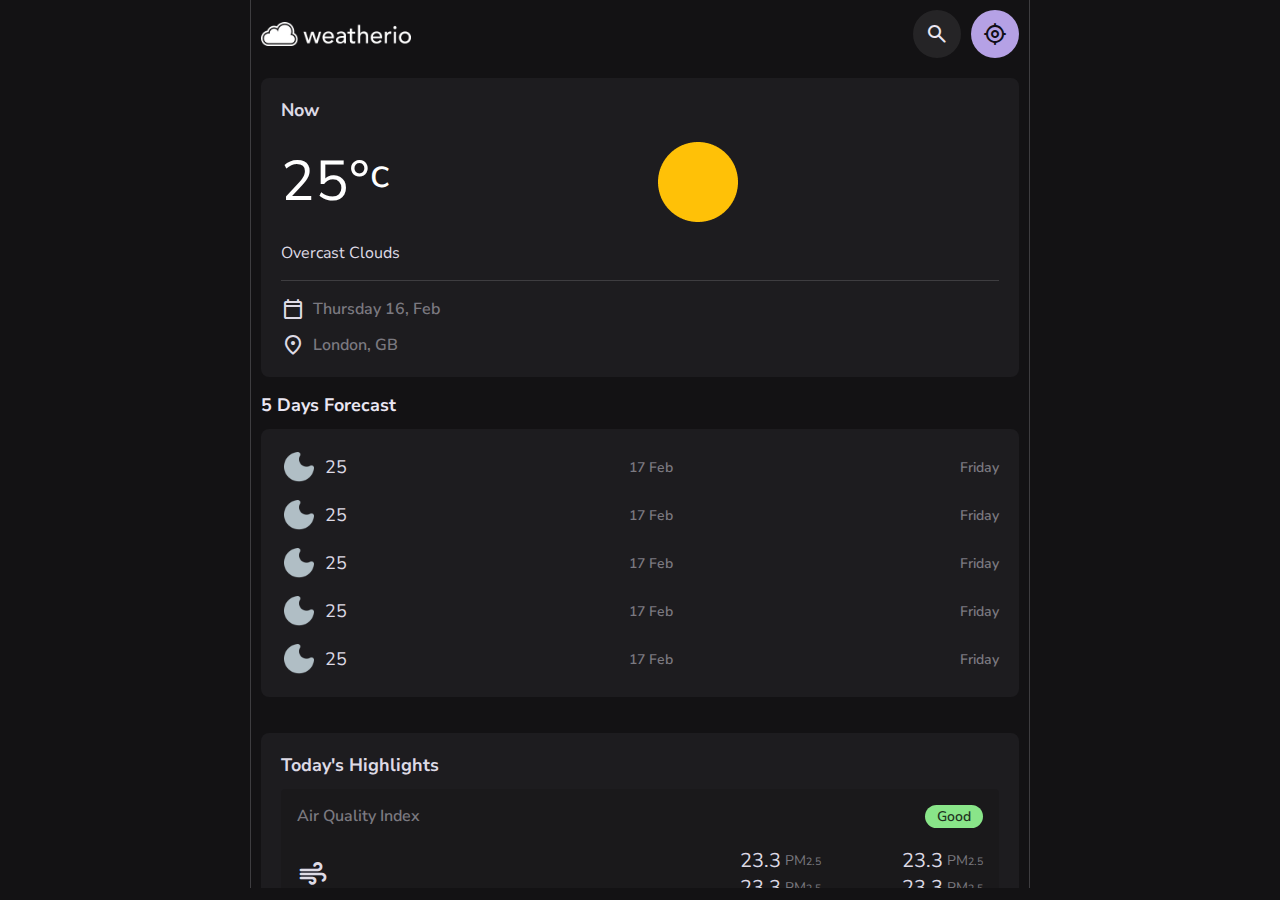
<file: index.html>
<!DOCTYPE html>
<html lang="en">
  <head>
    <meta charset="UTF-8" />
    <meta name="viewport" content="width=device-width, initial-scale=1.0" />
    <title>Weather App</title>

    <!-- test code -->

    <!-- Favicon Link -->
    <link rel="shortcut icon" href="favicon.svg" type="image/svg+xml" />

    <!-- Google Font Link -->
    <link rel="preconnect" href="https://fonts.googleapis.com" />
    <link rel="preconnect" href="https://fonts.gstatic.com" crossorigin />
    <link
      href="https://fonts.googleapis.com/css2?family=Nunito+Sans:ital,opsz,wght@0,6..12,200..1000;1,6..12,200..1000&display=swap"
      rel="stylesheet"
    />

    <!-- Main CSS File Link -->
    <link rel="stylesheet" href="css/style.css" />

    <!-- js module link -->
    <script src="js/app.js" type="module"></script>
    <script src="js/main.js" type="module"></script>
  </head>
  <body>
    <!-- Header -->
    <header class="header">
      <div class="container">
        <a href="#" class="logo">
          <img src="images/logo.png" alt="logo" />
        </a>

        <div class="search-view">
          <div class="search-wrapper">
            <input
              type="search"
              name="search"
              placeholder="도시명 검색..."
              class="search-field"
            />

            <span class="m-icon">search</span>

            <button class="icon-btn leading-icon has-state">
              <span class="m-icon">arrow_back</span>
            </button>
          </div>

          <div class="search-result">
            <ul class="view-list">
              <li class="view-item">
                <span class="m-icon">location_on</span>
                <div>
                  <p class="item-title">Mapogu</p>
                  <p class="label-2">Seoul, Korea</p>
                </div>
                <a href="#" class="item-link has-state"></a>
              </li>
            </ul>
          </div>
        </div>

        <div class="header-actions">
          <button class="icon-btn has-state">
            <span class="m-icon icon">search</span>
          </button>

          <a href="#" class="btn-primary has-state">
            <span class="m-icon">my_location</span>
          </a>
        </div>
      </div>
    </header>

    <!-- Main Grid Elements -->
    <main>
      <article class="container">
        <div class="content-left">
          <!-- Current Weather Box -->
          <section class="section current-weather">
            <div class="card card-lg current-weather-card">
              <h2 class="title-2 card-title">Now</h2>
              <div class="wrapper">
                <p class="heading">
                  25&deg;<sup>c</sup>
                  <!-- escape string referrence : http://kor.pe.kr/util/4/charmap2.htm -->
                </p>
                <img
                  src="images/weather_icons/01d.png"
                  alt="Overcast Clouds"
                  class="weather-icon"
                />
              </div>

              <p class="body-3">Overcast Clouds</p>
              <ul class="meta-list">
                <li class="meta-item">
                  <span class="m-icon">Calendar_today</span>
                  <p class="title-3 meta-text">Thursday 16, Feb</p>
                </li>
                <li class="meta-item">
                  <span class="m-icon">location_on</span>
                  <p class="title-3 meta-text">London, GB</p>
                </li>
              </ul>
            </div>
          </section>

          <!-- Forecast Box -->
          <section class="section forecast">
            <h2 class="title-2" id="forecast-label">5 Days Forecast</h2>
            <div class="card card-lg forecast-card">
              <ul>
                <li class="card-item">
                  <div class="icon-wrapper">
                    <img
                      src="images/weather_icons/01n.png"
                      alt="Overcast clouds"
                      class="weather-icon"
                    />

                    <span class="span">
                      <p class="title-2">25</p>
                    </span>
                  </div>

                  <p class="label-1">17 Feb</p>
                  <p class="label-1">Friday</p>
                </li>
                <li class="card-item">
                  <div class="icon-wrapper">
                    <img
                      src="images/weather_icons/01n.png"
                      alt="Overcast clouds"
                      class="weather-icon"
                    />

                    <span class="span">
                      <p class="title-2">25</p>
                    </span>
                  </div>

                  <p class="label-1">17 Feb</p>
                  <p class="label-1">Friday</p>
                </li>
                <li class="card-item">
                  <div class="icon-wrapper">
                    <img
                      src="images/weather_icons/01n.png"
                      alt="Overcast clouds"
                      class="weather-icon"
                    />

                    <span class="span">
                      <p class="title-2">25</p>
                    </span>
                  </div>

                  <p class="label-1">17 Feb</p>
                  <p class="label-1">Friday</p>
                </li>
                <li class="card-item">
                  <div class="icon-wrapper">
                    <img
                      src="images/weather_icons/01n.png"
                      alt="Overcast clouds"
                      class="weather-icon"
                    />

                    <span class="span">
                      <p class="title-2">25</p>
                    </span>
                  </div>

                  <p class="label-1">17 Feb</p>
                  <p class="label-1">Friday</p>
                </li>
                <li class="card-item">
                  <div class="icon-wrapper">
                    <img
                      src="images/weather_icons/01n.png"
                      alt="Overcast clouds"
                      class="weather-icon"
                    />

                    <span class="span">
                      <p class="title-2">25</p>
                    </span>
                  </div>

                  <p class="label-1">17 Feb</p>
                  <p class="label-1">Friday</p>
                </li>
              </ul>
            </div>
          </section>
        </div>

        <div class="content-right">
          <!-- Today's Highlight section -->
          <section class="section highlights">
            <div class="card card-lg">
              <h2 class="title-2" id="highlights-label">Today's Highlights</h2>

              <div class="highlight-list">
                <div class="card card-sm highlight-card one">
                  <h3 class="title-3">Air Quality Index</h3>
                  <div class="wrapper">
                    <span class="m-icon">air</span>
                    <ul class="card-list">
                      <li class="card-item">
                        <p class="title-1">23.3</p>
                        <p class="label-1">PM<sub>2.5</sub></p>
                      </li>
                      <li class="card-item">
                        <p class="title-1">23.3</p>
                        <p class="label-1">PM<sub>2.5</sub></p>
                      </li>
                      <li class="card-item">
                        <p class="title-1">23.3</p>
                        <p class="label-1">PM<sub>2.5</sub></p>
                      </li>
                      <li class="card-item">
                        <p class="title-1">23.3</p>
                        <p class="label-1">PM<sub>2.5</sub></p>
                      </li>
                    </ul>
                  </div>

                  <span class="badge aqi-1 label-1" title="aqi message"
                    >Good</span
                  >
                </div>

                <div class="card card-sm highlight-card two">
                  <h3 class="title-3">Sunrise & Sunset</h3>
                  <div class="card-list">
                    <div class="card-item">
                      <span class="m-icon">clear_day</span>
                      <div>
                        <p class="label-1">Sunrise</p>
                        <p class="title-1">6:30 AM</p>
                      </div>
                    </div>
                    <div class="card-item">
                      <span class="m-icon">clear_night</span>
                      <div>
                        <p class="label-1">Sunset</p>
                        <p class="title-1">5:54 PM</p>
                      </div>
                    </div>
                  </div>
                </div>

                <div class="card card-sm highlight-card">
                  <h3 class="title-3">Humidity</h3>
                  <div class="wrapper">
                    <span class="m-icon">humidity_percentage</span>
                    <p class="title-1">35<sub>%</sub></p>
                  </div>
                </div>

                <div class="card card-sm highlight-card">
                  <h3 class="title-3">Pressure</h3>
                  <div class="wrapper">
                    <span class="m-icon">airwave</span>
                    <p class="title-1">1052<sub>hPa</sub></p>
                  </div>
                </div>

                <div class="card card-sm highlight-card">
                  <h3 class="title-3">Visibility</h3>
                  <div class="wrapper">
                    <span class="m-icon">Visibility</span>
                    <p class="title-1">10<sub>km</sub></p>
                  </div>
                </div>

                <div class="card card-sm highlight-card">
                  <h3 class="title-3">Feels Like</h3>
                  <div class="wrapper">
                    <span class="m-icon">thermostat</span>
                    <p class="title-1">25&deg;<sup>c</sup></p>
                  </div>
                </div>
              </div>
            </div>
          </section>

          <!-- Hourly Forecast section -->
          <section class="section hourly-forecast">
            <h2 class="title-2">Today at</h2>
            <div class="slider-container">
              <ul class="slider-list">
                <li class="slider-item">
                  <div class="card card-sm slider-card">
                    <p class="body-3">03 PM</p>
                    <img
                      src="images/weather_icons/01n.png"
                      width="48"
                      height="48"
                      alt=""
                      class="weather-icon"
                    />
                    <p class="body-3">25&deg;</p>
                  </div>
                </li>
                <li class="slider-item">
                  <div class="card card-sm slider-card">
                    <p class="body-3">03 PM</p>
                    <img
                      src="images/weather_icons/01n.png"
                      width="48"
                      height="48"
                      alt=""
                      class="weather-icon"
                    />
                    <p class="body-3">25&deg;</p>
                  </div>
                </li>
                <li class="slider-item">
                  <div class="card card-sm slider-card">
                    <p class="body-3">03 PM</p>
                    <img
                      src="images/weather_icons/01n.png"
                      width="48"
                      height="48"
                      alt=""
                      class="weather-icon"
                    />
                    <p class="body-3">25&deg;</p>
                  </div>
                </li>
                <li class="slider-item">
                  <div class="card card-sm slider-card">
                    <p class="body-3">03 PM</p>
                    <img
                      src="images/weather_icons/01n.png"
                      width="48"
                      height="48"
                      alt=""
                      class="weather-icon"
                    />
                    <p class="body-3">25&deg;</p>
                  </div>
                </li>
                <li class="slider-item">
                  <div class="card card-sm slider-card">
                    <p class="body-3">03 PM</p>
                    <img
                      src="images/weather_icons/01n.png"
                      width="48"
                      height="48"
                      alt=""
                      class="weather-icon"
                    />
                    <p class="body-3">25&deg;</p>
                  </div>
                </li>
                <li class="slider-item">
                  <div class="card card-sm slider-card">
                    <p class="body-3">03 PM</p>
                    <img
                      src="images/weather_icons/01n.png"
                      width="48"
                      height="48"
                      alt=""
                      class="weather-icon"
                    />
                    <p class="body-3">25&deg;</p>
                  </div>
                </li>
                <li class="slider-item">
                  <div class="card card-sm slider-card">
                    <p class="body-3">03 PM</p>
                    <img
                      src="images/weather_icons/01n.png"
                      width="48"
                      height="48"
                      alt=""
                      class="weather-icon"
                    />
                    <p class="body-3">25&deg;</p>
                  </div>
                </li>
              </ul>
              <ul class="slider-list">
                <li class="slider-item">
                  <div class="card card-sm slider-card">
                    <p class="body-3">03 PM</p>
                    <img
                      src="images/weather_icons/direction.png"
                      width="48"
                      height="48"
                      alt=""
                      class="weather-icon"
                    />
                    <p class="body-3">12 km/h</p>
                  </div>
                </li>
                <li class="slider-item">
                  <div class="card card-sm slider-card">
                    <p class="body-3">03 PM</p>
                    <img
                      src="images/weather_icons/direction.png"
                      width="48"
                      height="48"
                      alt=""
                      class="weather-icon"
                    />
                    <p class="body-3">12 km/h</p>
                  </div>
                </li>
                <li class="slider-item">
                  <div class="card card-sm slider-card">
                    <p class="body-3">03 PM</p>
                    <img
                      src="images/weather_icons/direction.png"
                      width="48"
                      height="48"
                      alt=""
                      class="weather-icon"
                    />
                    <p class="body-3">12 km/h</p>
                  </div>
                </li>
                <li class="slider-item">
                  <div class="card card-sm slider-card">
                    <p class="body-3">03 PM</p>
                    <img
                      src="images/weather_icons/direction.png"
                      width="48"
                      height="48"
                      alt=""
                      class="weather-icon"
                    />
                    <p class="body-3">12 km/h</p>
                  </div>
                </li>
                <li class="slider-item">
                  <div class="card card-sm slider-card">
                    <p class="body-3">03 PM</p>
                    <img
                      src="images/weather_icons/direction.png"
                      width="48"
                      height="48"
                      alt=""
                      class="weather-icon"
                    />
                    <p class="body-3">12 km/h</p>
                  </div>
                </li>
                <li class="slider-item">
                  <div class="card card-sm slider-card">
                    <p class="body-3">03 PM</p>
                    <img
                      src="images/weather_icons/direction.png"
                      width="48"
                      height="48"
                      alt=""
                      class="weather-icon"
                    />
                    <p class="body-3">12 km/h</p>
                  </div>
                </li>
                <li class="slider-item">
                  <div class="card card-sm slider-card">
                    <p class="body-3">03 PM</p>
                    <img
                      src="images/weather_icons/direction.png"
                      width="48"
                      height="48"
                      alt=""
                      class="weather-icon"
                    />
                    <p class="body-3">12 km/h</p>
                  </div>
                </li>
              </ul>
            </div>
          </section>
          <!-- Footer Section -->
          <footer class="footer">
            <p class="body-3">
              Copyright &copy; 2024 MongProject. All Right reserved.
            </p>
            <p class="body-3">
              Powered By
              <a href="https://openweathermap.org/" target="_blank">
                <img
                  src="images/openweather.png"
                  width="150"
                  height="30"
                  alt="Open Weathermap Image"
                />
              </a>
            </p>
          </footer>
        </div>
      </article>
    </main>
  </body>
</html>
</file>
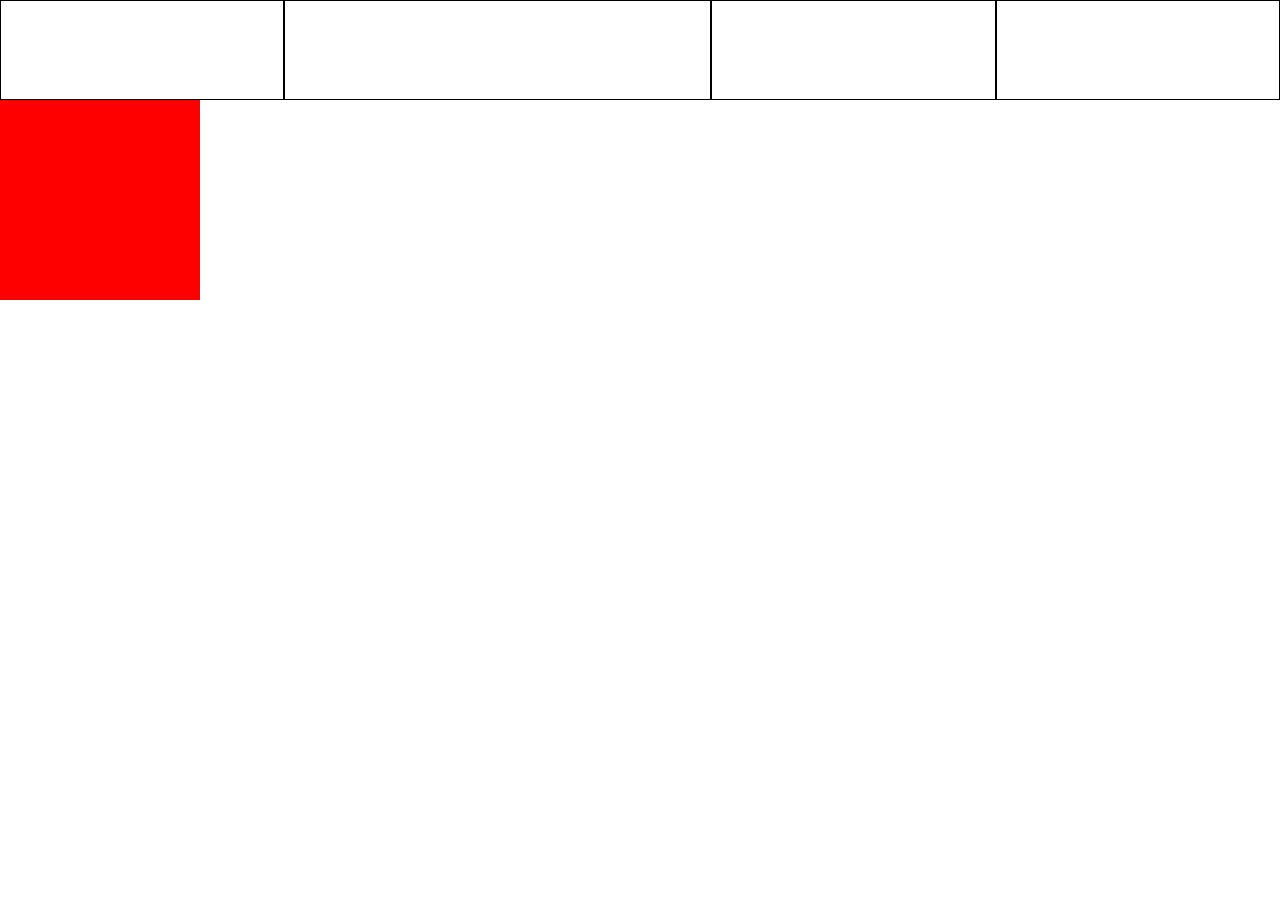
<file: sample.html>
<!DOCTYPE html>
<html lang="en">
  <head>
    <meta charset="UTF-8" />
    <meta name="viewport" content="width=device-width, initial-scale=1.0" />
    <title>Document</title>
  </head>
  <body>
    <div class="container">
      <div class="box"></div>
      <div class="box"></div>
      <div class="box"></div>
      <div class="box"></div>
    </div>

    <div class="ani"></div>

    <style>
      * {
        margin: 0;
        padding: 0;
        box-sizing: border-box;
      }
      .container {
        display: flex;
      }
      .box {
        width: 33.33%;
        border: 1px solid;
        height: 100px;
      }

      .box:nth-child(2) {
        flex-shrink: 0;
      }

      .ani {
        width: 200px;
        height: 200px;
        background: red;
        animation: scale 0.5s infinite alternate;
      }
    </style>
    <script src="js/app.js"></script>
    <script src="js/main.js"></script>
  </body>
</html>
</file>
<file: css/style.css>
:root {
  /* 
    COLOR
  */
  --primary: #b5a1e5;
  --on-primary: #100e17;
  --background: #131214;
  --on-background: #eae6f2;
  --surface: #1d1c1f;
  --on-surface: #dddae5;
  --on-surface-variant: #7b7980;
  --on-surface-variant-2: #b9b6bf;
  --outline: #3e3d40;
  --bg-aqi-1: #89e589;
  --on-bg-aqi-1: #1f331f;
  --bg-aqi-2: #e5dd89;
  --on-bg-aqi-2: #33311f;
  --bg-aqi-3: #e5c089;
  --on-bg-aqi-3: #332b1f;
  --bg-aqi-4: #e58989;
  --on-bg-aqi-4: #331f1f;
  --bg-aqi-5: #e589b7;
  --on-bg-aqi-5: #331f29;
  --white: hsl(0, 0%, 100%);
  --white-alpha-4: hsla(0, 0%, 100%, 0.04);
  --white-alpha-8: hsla(0, 0%, 100%, 0.08);
  --black-alpha-10: hsla(0, 0%, 0%, 0.1);

  /* 
    GRADIENT
  */
  --gradient-1: linear-gradient(
    180deg,
    hsla(270, 5%, 7%, 0) 0%,
    hsla(270, 5%, 7%, 0.8) 65%,
    hsl(270, 5%, 7%) 100%
  );
  --gradient-2: linear-gradient(
    180deg,
    hsla(260, 5%, 12%, 0) 0%,
    hsla(260, 5%, 12%, 0.8) 65%,
    hsl(260, 5%, 12%) 100%
  );

  /* 
    TYPOGRAPHY
  */
  --ff-nunito-sans: 'Nunito Sans', sans-serif;

  --heading: 5.6rem;
  --title-1: 2rem;
  --title-2: 1.8rem;
  --title-3: 1.6rem;
  --body-1: 2.2rem;
  --body-2: 2rem;
  --body-3: 1.6rem;
  --label-1: 1.4rem;
  --label-2: 1.2rem;

  --weight-regular: 400;
  --weight-semiBold: 600;

  /* 
    SHADOW
  */
  --shadow-1: 0px 1px 3px hsla(0, 0%, 0%, 0.5);
  --shadow-2: 0px 3px 6px hsla(0, 0%, 0%, 0.4);

  /* 
    BORDER RADIUS
  */
  --radius-28: 28px;
  --radius-16: 16px;
  --radius-8: 8px;
  --radius-4: 4px;
  --radius-pill: 500px;
  --radius-circle: 50%;

  /* 
    TRANSITOIN
  */
  --transition-short: 100ms ease;
}

/*-----------------------------------*\
  #RESET
\*-----------------------------------*/
*,
*::before,
*::after {
  margin: 0;
  padding: 0;
  box-sizing: border-box;
}

li {
  list-style: none;
}

a,
img,
span,
input,
button {
  display: block;
}

a {
  color: inherit;
  text-decoration: none;
}

img {
  height: auto;
}

input,
button {
  background: none;
  border: none;
  color: inherit;
  font: inherit;
}

input {
  width: 100%;
}

button {
  cursor: pointer;
}

sub {
  vertical-align: baseline;
}

sup {
  vertical-align: top;
}

sub,
sup {
  font-size: 0.75em;
}

html {
  font-family: var(--ff-nunito-sans);
  font-size: 10px;
  scroll-behavior: smooth;
}

body {
  background-color: var(--background);
  color: var(--on-background);
  font-size: var(--body-3);
  overflow: hidden;
}

:focus-visible {
  outline: 2px solid var(--white);
  outline-offset: 2px;
}

::selection {
  background-color: var(--white-alpha-8);
}

::-webkit-scrollbar {
  width: 6px;
  height: 6px; /* horizontal scroll */
}

::-webkit-scrollbar-thumb {
  background-color: var(--white-alpha-8);
  border-radius: var(--radius-pill);
}

/*-----------------------------------*\
  #MATERIAL ICON
\*-----------------------------------*/
@font-face {
  font-family: 'Material Symbols Rounded';
  font-style: normal;
  font-weight: 400;
  src: url(../font/material-symbol-rounded.woff2) format('woff2');
}

/*-----------------------------------*\
  #COMMON ELEMENT
\*-----------------------------------*/
.section {
  margin-bottom: 16px;
}

.container {
  width: 100%;
  max-width: 780px;
  padding: 1rem;
  margin: auto;
  border-left: 1px solid var(--outline);
  border-right: 1px solid var(--outline);
}

.m-icon {
  font-family: 'Material Symbols Rounded';
  font-weight: normal;
  font-style: normal;
  font-size: 2.4rem;
  line-height: 1;
  letter-spacing: normal;
  text-transform: none;
  white-space: nowrap;
  direction: ltr;
  font-feature-settings: 'liga';
  -webkit-font-feature-settings: 'liga'; /* https://developer.mozilla.org/en-US/docs/Web/CSS/font-feature-settings */
  -webkit-font-smoothing: antialiased;
  height: 1em;
  width: 1em;
  overflow: hidden;
}

.icon-btn {
  background-color: var(--white-alpha-8);
  width: 48px;
  height: 48px;
  display: grid;
  place-items: center;
  border-radius: var(--radius-circle);
}

.has-state {
  position: relative;
}

.has-state:hover {
  box-shadow: var(--shadow-1);
}

.has-state:is(:focus, :focus-visible) {
  box-shadow: none;
}

.has-state::before {
  content: '';
  position: absolute;
  inset: 0;
  border-radius: inherit;
  clip-path: circle(100% at 50% 50%);
  transition: var(--transition-short);
}

.has-state:hover::before {
  background-color: var(--white-alpha-4);
}

.has-state:is(:focus, :focus-visible)::before {
  background-color: var(--white-alpha-8);
  animation: ripple 0.25s ease forwards;
}

@keyframes ripple {
  0% {
    clip-path: circle(0 at 50% 50%);
  }
  100% {
    clip-path: circle(100% at 50% 50%);
  }
}

.btn-primary {
  background-color: var(--primary);
  color: var(--on-primary);
  height: 48px;
  line-height: 48px;
  max-width: max-content;
  display: flex;
  align-items: center;
  padding-inline: 16px; /* inline: 좌우, block: 위아래 */
  border-radius: var(--radius-pill);
  gap: 0.5rem;
}

.btn-primary .span {
  font-weight: var(--weight-semiBold);
}

.btn-primary[disabled] {
  background-color: var(--outline);
  color: var(--on-surface-variant);
  cursor: not-allowed;
}

.btn-primary[disabled]::before {
  display: none;
}

.card {
  background-color: var(--surface);
  color: var(--on-surface);
}

.card-lg {
  border-radius: var(--radius-8);
  padding: 20px;
}

.card-sm {
  border-radius: var(--radius-4);
  padding: 16px;
}

.heading {
  color: var(--white);
  font-size: var(--heading);
  line-height: 1.1;
}

.title-1 {
  font-size: var(--title-1);
}

.title-2 {
  font-size: var(--title-2);
  margin-block-end: 12px;
  /* margin inline reference: https://www.w3schools.com/cssref/css_pr_padding-inline.php */
}

.title-3 {
  font-size: var(--title-3);
  font-weight: var(--weight-semiBold);
}

.body-1 {
  font-size: var(--body-1);
}

.body-2 {
  font-size: var(--body-2);
  font-weight: var(--weight-semiBold);
}

.body-3 {
  font-size: var(--body-3);
}

.label-1 {
  font-size: var(--label-1);
}

.label-2 {
  font-size: var(--label-2);
}

/*-----------------------------------*\
  #HEADER
\*-----------------------------------*/
.search-view {
  position: fixed;
  left: 0;
  top: 0;
  width: 100%;
  height: 100vh;
  /* background:var(--surface); */
  background: #ddd;
  color: var(--on-surface);
  z-index: 999;
  clip-path: circle(4% at calc(100% - 102px) 5%);
  opacity: 0;
  visibility: hidden;
  transition: all 0.5s ease;
}

.search-view.active {
  opacity: 1;
  visibility: visible;
  clip-path: circle(130% at 74% 5%);
}

.search-wrapper {
  position: relative;
  border-bottom: 1px solid var(--outline);
}

.search-wrapper::before {
  content: '';
  position: absolute;
  width: 24px;
  height: 24px;
  right: 16px;
  border: 3px solid var(--on-surface);
  top: 50%;
  transform: translateY(-50%);
  border-top-color: transparent;
  border-radius: var(--radius-circle);
  animation: loading 0.8s linear infinite;
  display: none;
}

@keyframes loading {
  0% {
    transform: translateY(-50%) rotate(0deg);
  }
  100% {
    transform: translateY(-50%) rotate(360deg);
  }
}

.search-wrapper > .m-icon {
  display: none;
}

.search-wrapper .search-field {
  height: 80px;
  line-height: 80px;
  padding-inline: 56px 16px;
  outline: none;
}

.search-wrapper .icon-btn {
  background: transparent;
  box-shadow: none;
}

.search-wrapper .leading-icon {
  position: absolute;
  top: 50%;
  left: 28px;
  transform: translate(-50%, -50%);
}

.search-view .view-list {
  padding: 8px 0 16px;
}

.search-view .view-item {
  position: relative;
  height: 56px;
  display: flex;
  justify-content: flex-start;
  align-items: center;
  gap: 16px;
  padding-inline: 16px 24px;
}

.search-view .view-item .item-link {
  position: absolute;
  inset: 0;
  box-shadow: none;
}

.header .btn-primary {
  padding-inline: 12px;
}

.header .container,
.header .container .header-actions {
  display: flex;
  justify-content: space-between;
  align-items: center;
  gap: 1rem;
}

.logo img {
  width: 150px;
}

/*-----------------------------------*\
  #MAIN
\*-----------------------------------*/
main {
  height: calc(100vh - 80px);
  height: calc(100svh - 80px);
  /* svh 참조 : https://abcdqbbq.tistory.com/104 */
  overflow: hidden;
}

article.container {
  position: relative;
  height: 100%;
  overflow-y: auto;
  overflow-y: overlay;
  display: grid;
  grid-template-columns: minmax(0, 1fr);
  gap: 20px;
}

article.container::before {
  /* content:"";
  position:fixed;
  bottom:0;
  left:0;
  width:100%;
  height:40px;
  background-image: var(--gradient-1);
  z-index:1; */
}

/*-----------------------------------*\
  #CURRENT WEATHER
\*-----------------------------------*/
.current-weather-card .wrapper {
  display: flex;
  gap: 8px;
  align-items: center;
  margin: 12px 0;
}

.current-weather-card .weather-icon {
  margin: auto;
}

.current-weather-card .meta-list {
  border-top: 1px solid var(--outline);
  margin-top: 16px;
  padding-top: 16px;
  display: flex;
  flex-direction: column;
  gap: 12px;
}

.current-weather-card .meta-item {
  display: flex;
  gap: 8px;
  align-items: center;
}

/* .current-weather-card .meta-item:not(:last-child){
  margin-bottom:12px;
} */

.current-weather-card .meta-text {
  color: var(--on-surface-variant);
}

/*-----------------------------------*\
  #FORECAST
\*-----------------------------------*/
.forecast-card .title-2 {
  margin-block-end: 0;
}

.forecast-card :is(.card-item, .icon-wrapper) {
  /* .forecast-card의 자식 중에서 .card-item, .icon-wrapper가 있을 경우 모두 같은 속성 적용 */
  display: flex;
  align-items: center;
}

.forecast-card .icon-wrapper {
  gap: 8px;
}

.forecast-card .icon-wrapper .weather-icon {
  width: 36px;
}

.forecast-card .card-item:not(:last-child) {
  margin-bottom: 12px;
}

.forecast-card .card-item > .label-1 {
  width: 100%;
  text-align: right;
  color: var(--on-surface-variant);
  font-weight: var(--weight-semiBold);
}

/*-----------------------------------*\
  #HIGHLIGHTS
\*-----------------------------------*/
.highlights .m-icon {
  font-size: 3.2rem;
}

.highlights .highlight-list .title-3 {
  color: var(--on-surface-variant);
  margin-bottom: 20px;
}

.highlights .card-sm {
  background: var(--black-alpha-10);
  position: relative;
  margin-bottom: 20px;
}

.highlights .card-sm:last-child {
  margin-bottom: 0;
}

.highlights .highlight-card :is(.wrapper, .card-list, .card-item) {
  display: flex;
  align-items: center;
}

.highlights .wrapper {
  justify-content: space-between;
  gap: 16px;
}

.highlights .card-list {
  flex-wrap: wrap;
}

.highlights .card-item {
  width: 50%;
  justify-content: flex-end;
  gap: 4px;
}

.highlights .label-1 {
  color: var(--on-surface-variant);
}

.highlights .badge {
  position: absolute;
  top: 16px;
  right: 16px;
  padding: 2px 12px;
  border-radius: var(--radius-pill);
  font-weight: var(--weight-semiBold);
  cursor: help;
}

.highlights .badge.aqi-1 {
  background: var(--bg-aqi-1);
  color: var(--on-bg-aqi-1);
}

.highlights .badge.aqi-2 {
  background: var(--bg-aqi-2);
  color: var(--on-bg-aqi-2);
}

.highlights .badge.aqi-3 {
  background: var(--bg-aqi-3);
  color: var(--on-bg-aqi-3);
}

.highlights .badge.aqi-4 {
  background: var(--bg-aqi-4);
  color: var(--on-bg-aqi-4);
}

.highlights .badge.aqi-5 {
  background: var(--bg-aqi-5);
  color: var(--on-bg-aqi-5);
}

.highlight-card.two .card-item {
  justify-content: flex-start;
  flex-wrap: wrap;
  gap: 8px 16px;
}

.highlight-card.two .label-1 {
  margin-bottom: 4px;
}

/*-----------------------------------*\
  #HOURLY FORECAST
\*-----------------------------------*/
.slider-container {
  overflow-x: auto;
}

.slider-list {
  display: flex;
  gap: 12px;
  margin-bottom: 12px;
}

.slider-item {
  min-width: 110px;
  /* flex: 1 1 100%; */
  flex-shrink: 0;
}

.slider-card {
  text-align: center;
}

.slider-card .weather-icon {
  margin: 12px auto;
}

/*-----------------------------------*\
  #FOOTER
\*-----------------------------------*/
.footer,
.footer .body-3:last-child {
  display: flex;
  flex-wrap: wrap;
  justify-content: center;
  align-items: center;
}

.footer {
  color: var(--on-surface-variant);
  text-align: center;
  gap: 12px 24px;
  margin: 28px 0;
}

.footer .body-3:last-child {
  gap: 6px;
}
</file>
